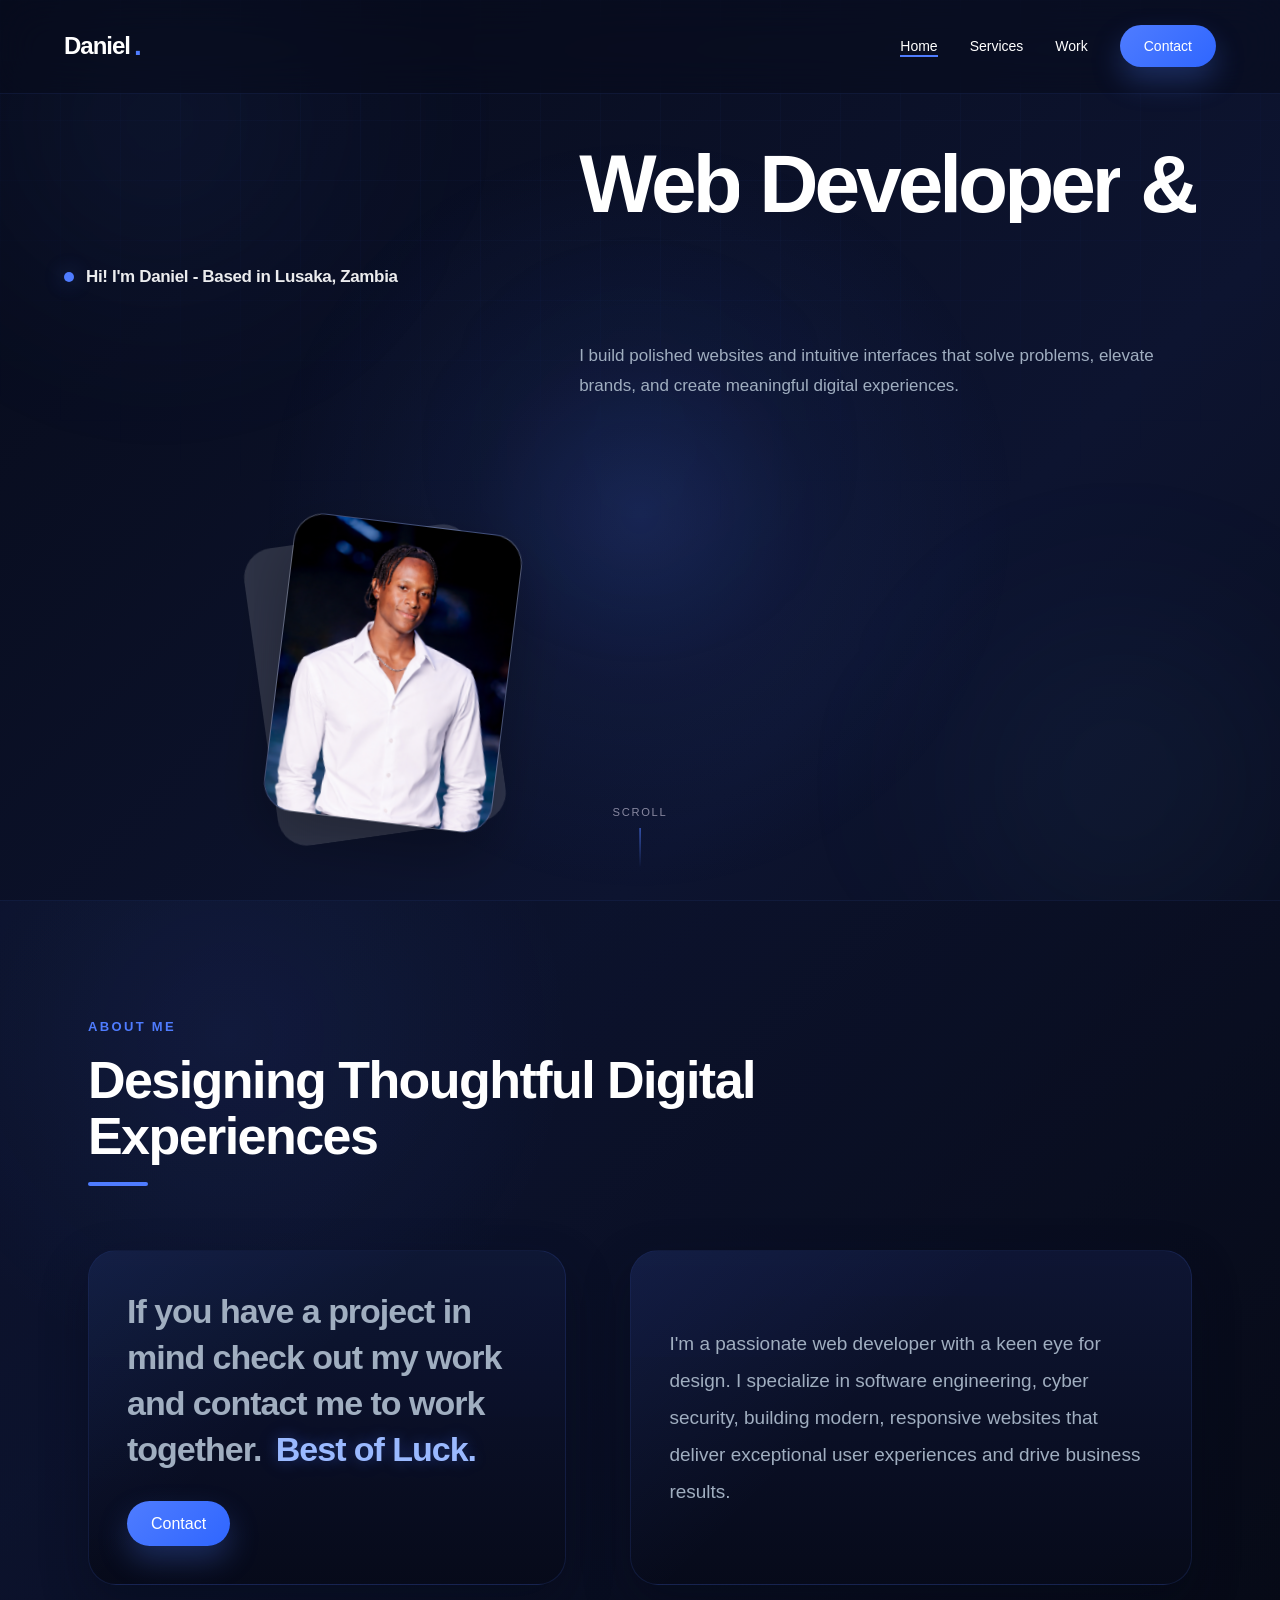
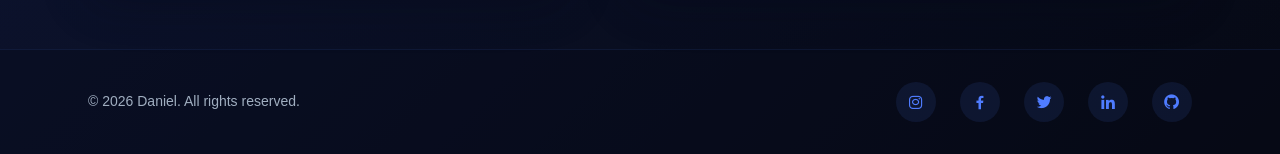
<file: index.html>
<!DOCTYPE html>
<html lang="en">
<head>
  <meta charset="UTF-8" />
  <meta name="viewport" content="width=device-width, initial-scale=1.0"/>
  <title>Daniel | Home</title>

  <!-- Your existing main stylesheet -->
  <link rel="stylesheet" href="style.css" />
  
  <!-- Boxicons & extra fonts for animations -->
  <link href="https://unpkg.com/boxicons@2.1.4/css/boxicons.min.css" rel="stylesheet"/>
  <link href="https://fonts.googleapis.com/css2?family=Syne:wght@400;500;600;700;800&display=swap" rel="stylesheet"/>

  <style>
    /* ---------- ADD-ON STYLES (does not break your existing design) ---------- */
    
    /* Ambient Background Glows */
    .bg-glow {
      position: fixed;
      inset: 0;
      z-index: 0;
      pointer-events: none;
      overflow: hidden;
    }

    .bg-glow-orb {
      position: absolute;
      border-radius: 50%;
      filter: blur(80px);
      will-change: transform, opacity;
    }

    .bg-glow-orb.orb-1 {
      width: 520px;
      height: 520px;
      top: -140px;
      left: -100px;
      background: radial-gradient(circle, rgba(79,124,255,0.09) 0%, transparent 70%);
      animation: orbFloat1 9s ease-in-out infinite;
    }

    .bg-glow-orb.orb-2 {
      width: 480px;
      height: 480px;
      bottom: -120px;
      right: -80px;
      background: radial-gradient(circle, rgba(100,180,255,0.07) 0%, transparent 70%);
      animation: orbFloat2 11s ease-in-out infinite;
    }

    .bg-glow-orb.orb-3 {
      width: 340px;
      height: 340px;
      top: 50%;
      left: 50%;
      transform: translate(-50%, -50%);
      background: radial-gradient(circle, rgba(79,124,255,0.04) 0%, transparent 70%);
      animation: orbFloat3 14s ease-in-out infinite;
    }

    @keyframes orbFloat1 {
      0%, 100% { transform: translate(0,0) scale(1); opacity: 1; }
      50% { transform: translate(30px,20px) scale(1.06); opacity: 0.75; }
    }
    @keyframes orbFloat2 {
      0%, 100% { transform: translate(0,0) scale(1); opacity: 1; }
      50% { transform: translate(-24px,-18px) scale(1.08); opacity: 0.7; }
    }
    @keyframes orbFloat3 {
      0%, 100% { transform: translate(-50%,-50%) scale(1); opacity: 0.6; }
      50% { transform: translate(-50%,-50%) scale(1.12); opacity: 0.9; }
    }

    /* Grid Overlay */
    .bg-grid {
      position: fixed;
      inset: 0;
      z-index: 0;
      pointer-events: none;
      background-image: linear-gradient(rgba(79,124,255,0.03) 1px, transparent 1px),
                        linear-gradient(90deg, rgba(79,124,255,0.03) 1px, transparent 1px);
      background-size: 60px 60px;
      mask-image: radial-gradient(ellipse 80% 60% at 50% 0%, black 40%, transparent 100%);
    }

    /* Page Wipe Reveal */
    .page-wipe {
      position: fixed;
      inset: 0;
      z-index: 1000;
      background: #4f7cff;
      transform-origin: left center;
      animation: wipeOut 0.9s cubic-bezier(0.76,0,0.24,1) 0.05s forwards;
    }

    @keyframes wipeOut {
      0%   { transform: scaleX(1); transform-origin: left center; }
      49%  { transform: scaleX(0); transform-origin: left center; }
      50%  { transform: scaleX(0); transform-origin: right center; }
      100% { transform: scaleX(0); transform-origin: right center; visibility: hidden; }
    }

    /* Scroll Hint */
    .scroll-hint {
      position: fixed;
      bottom: 2rem;
      left: 50%;
      transform: translateX(-50%);
      z-index: 10;
      display: flex;
      flex-direction: column;
      align-items: center;
      gap: 0.4rem;
      opacity: 0;
      animation: fadeInScroll 0.5s ease 2.2s forwards;
    }

    .scroll-hint span {
      font-size: 0.7rem;
      letter-spacing: 0.15em;
      text-transform: uppercase;
      color: #8888a0;
    }

    .scroll-line {
      width: 1px;
      height: 40px;
      background: linear-gradient(180deg, #4f7cff 0%, transparent 100%);
      animation: scrollDrop 1.5s ease-in-out infinite 2.5s;
    }

    @keyframes scrollDrop {
      0%   { transform: scaleY(0); transform-origin: top; opacity: 1; }
      50%  { transform: scaleY(1); transform-origin: top; opacity: 1; }
      51%  { transform: scaleY(1); transform-origin: bottom; opacity: 1; }
      100% { transform: scaleY(0); transform-origin: bottom; opacity: 0; }
    }

    @keyframes fadeInScroll {
      to { opacity: 1; }
    }

    /* Hero title animations (word-by-word + typewriter) */
    .hero-title-main {
      display: block;
      overflow: hidden;
    }

    .word-wrap {
      display: inline-block;
      overflow: hidden;
      vertical-align: bottom;
      margin-right: 0.25em;
    }

    .word {
      display: inline-block;
      opacity: 0;
      transform: translateY(110%);
      animation: wordUp 0.75s cubic-bezier(0.22,1,0.36,1) forwards;
    }

    @keyframes wordUp {
      to { opacity: 1; transform: translateY(0); }
    }

    .hero-title-accent {
      display: block;
      color: #4f7cff;
      min-height: 1.1em;
    }

    #typewriter-text {
      display: inline;
    }

    .type-char {
      display: inline-block;
      opacity: 0;
      transform: translateY(14px);
      transition: opacity 0.18s ease, transform 0.22s cubic-bezier(0.22,1,0.36,1);
    }

    .type-char.visible {
      opacity: 1;
      transform: translateY(0);
    }

    .type-cursor {
      display: inline-block;
      width: 3px;
      height: 0.85em;
      background: #4f7cff;
      margin-left: 4px;
      vertical-align: middle;
      border-radius: 2px;
      opacity: 0;
      animation: cursorBlink 0.75s step-end infinite;
      box-shadow: 0 0 8px #4f7cff;
    }

    .type-cursor.active { opacity: 1; }
    .type-cursor.done   { animation: cursorFade 0.6s ease 1.2s forwards; }

    @keyframes cursorBlink {
      0%, 100% { opacity: 1; }
      50%       { opacity: 0; }
    }
    @keyframes cursorFade {
      to { opacity: 0; }
    }

    /* Card tilt effect (preserve your card structure) */
    .hero-card {
      position: relative;
      transition: transform 0.2s;
    }

    .hero-card-front {
      transition: transform 0.3s cubic-bezier(0.22,1,0.36,1), box-shadow 0.3s;
      will-change: transform;
    }

    /* Responsive: hide scroll hint on mobile */
    @media (max-width: 900px) {
      .scroll-hint {
        display: none;
      }
    }
  </style>
</head>
<body>

  <!-- Page wipe overlay -->
  <div class="page-wipe"></div>

  <!-- Custom cursor elements -->
  <div class="cursor-dot" aria-hidden="true"></div>
  <div class="cursor-outline" aria-hidden="true"></div>
  <div class="cursor-glow" aria-hidden="true"></div>

  <!-- Ambient background elements -->
  <div class="bg-grid"></div>
  <div class="bg-glow" aria-hidden="true">
    <div class="bg-glow-orb orb-1"></div>
    <div class="bg-glow-orb orb-2"></div>
    <div class="bg-glow-orb orb-3"></div>
  </div>

  <!-- Scroll hint -->
  <div class="scroll-hint">
    <span>Scroll</span>
    <div class="scroll-line"></div>
  </div>

  <!-- Your existing header -->
  <header class="header">
    <a href="index.html" class="logo">Daniel<span>.</span></a>
    <nav class="navbar">
      <a href="#home" class="nav-link active">Home</a>
      <a href="Services.html" class="nav-link">Services</a>
      <a href="work.html" class="nav-link">Work</a>
      <a href="contact.html" class="nav-link nav-cta">Contact</a>
    </nav>
    <div class="menu-icon"><i class='bx bx-menu'></i></div>
  </header>

  <!-- Hero section (corner lines and badge removed) -->
  <section class="home" id="home">
    <div class="hero-wrapper">

      <!-- Hero intro (unchanged) -->
      <div class="hero-intro">
        <span class="hero-dot"></span>
        <p>Hi! I'm Daniel - Based in Lusaka, Zambia</p>
      </div>

      <!-- Home content with animated title -->
      <div class="home-content">
        <h1 class="hero-title">
          <span class="hero-title-main" id="animated-line1"></span>
          <span class="hero-title-accent">
            <span id="typewriter-text"></span><span class="type-cursor" id="type-cursor"></span>
          </span>
        </h1>

        <p class="hero-description">
          I build polished websites and intuitive interfaces that solve problems,
          elevate brands, and create meaningful digital experiences.
        </p>
      </div>

      <!-- Visual card (no badge, no corner lines) -->
      <div class="home-visual" aria-hidden="true">
        <div class="hero-card">
          <div class="hero-card-back"></div>
          <div class="hero-card-front">
            <img src="assets/daniel.png" alt="Daniel" class="hero-card-image" />
          </div>
        </div>
        <!-- "Explore" badge removed as requested -->
      </div>
    </div>
  </section>

  <section class="about" id="about">
    <div class="container">
      <div class="about-head">
        <span class="about-kicker">ABOUT ME</span>
        <h2 class="section-title">Designing Thoughtful Digital Experiences</h2>
      </div>

      <div class="about-wrapper">
        <div class="about-panel about-panel-highlight">
          <div class="about-highlight-content">
            <p class="about-message">
              If you have a project in mind check out my work and contact me to work
              together. <span class="about-emphasis">Best of Luck.</span>
            </p>
            <a href="contact.html" class="about-contact-btn nav-cta">Contact</a>
          </div>
        </div>

        <div class="about-panel about-content">
          <p class="about-intro">
            I'm a passionate web developer with a keen eye for design. I specialize
            in software engineering, cyber security, building modern, responsive
            websites that deliver exceptional user experiences and drive business
            results.
          </p>
        </div>
      </div>
    </div>
  </section>

  <!-- Your existing footer -->
  <footer class="footer">
    <div class="container">
      <p>&copy; 2026 Daniel. All rights reserved.</p>
      <div class="footer-socials">
        <a href="https://instagram.com/yourusername" target="_blank" rel="noopener noreferrer"><i class='bx bxl-instagram'></i></a>
        <a href="https://www.facebook.com/Dhaet Daniel" target="_blank" rel="noopener noreferrer"><i class='bx bxl-facebook'></i></a>
        <a href="https://twitter.com/@dhae15264" target="_blank" rel="noopener noreferrer"><i class='bx bxl-twitter'></i></a>
        <a href="#"><i class='bx bxl-linkedin'></i></a>
        <a href="https://github.com/Dhaet-Daniel" target="_blank" rel="noopener noreferrer"><i class='bx bxl-github'></i></a>
      </div>
    </div>
  </footer>

  <!-- Your existing script.js (kept) -->
  <script src="script.js"></script>

  <!-- Additional animations & features -->
  <script>
    (function() {
      // ----- 1. Word-by-word for "Web Developer &" -----
      const line1Words = ['Web', 'Developer', '&'];
      const container = document.getElementById('animated-line1');
      if (container) {
        line1Words.forEach((word, idx) => {
          const wrap = document.createElement('span');
          wrap.className = 'word-wrap';
          const inner = document.createElement('span');
          inner.className = 'word';
          inner.textContent = word;
          inner.style.animationDelay = (0.75 + idx * 0.13) + 's';
          wrap.appendChild(inner);
          container.appendChild(wrap);
        });
      }

      // ----- 2. Looping typewriter for accent role -----
      const typePhrases = ['UI Designer'];
      const typeEl = document.getElementById('typewriter-text');
      const typeCursor = document.getElementById('type-cursor');

      const wait = (ms) => new Promise((resolve) => setTimeout(resolve, ms));

      const createTypeChar = (character) => {
        const span = document.createElement('span');
        span.className = 'type-char';
        span.textContent = character === ' ' ? '\u00A0' : character;
        return span;
      };

      const typePhrase = async (phrase, speed) => {
        for (const character of phrase) {
          const charNode = createTypeChar(character);
          typeEl.appendChild(charNode);
          await wait(16);
          charNode.classList.add('visible');
          await wait(speed);
        }
      };

      const deletePhrase = async (speed) => {
        const chars = Array.from(typeEl.querySelectorAll('.type-char'));

        for (let i = chars.length - 1; i >= 0; i -= 1) {
          chars[i].classList.remove('visible');
          await wait(speed);
          chars[i].remove();
        }
      };

      if (typeEl && typeCursor) {
        setTimeout(() => {
          typeCursor.classList.remove('done');

          const runTypewriterLoop = async () => {
            let phraseIndex = 0;

            while (true) {
              typeCursor.classList.add('active');
              await typePhrase(typePhrases[phraseIndex], 72);
              await wait(2000);
              await deletePhrase(40);
              await wait(180);
              phraseIndex = (phraseIndex + 1) % typePhrases.length;
            }
          };

          runTypewriterLoop();
        }, 1420);
      }

      // ----- 3. Card tilt effect -----
      const card = document.querySelector('.hero-card');
      const cardFront = document.querySelector('.hero-card-front');
      if (card && cardFront) {
        card.addEventListener('mousemove', (e) => {
          const rect = card.getBoundingClientRect();
          const cx = rect.left + rect.width / 2;
          const cy = rect.top + rect.height / 2;
          const dx = (e.clientX - cx) / (rect.width / 2);
          const dy = (e.clientY - cy) / (rect.height / 2);
          cardFront.style.transform = `perspective(600px) rotateY(${dx * 8}deg) rotateX(${-dy * 8}deg) translateY(-6px)`;
        });
        card.addEventListener('mouseleave', () => {
          cardFront.style.transform = '';
        });
      }

      // ----- 4. Scroll hint fade on scroll -----
      const scrollHint = document.querySelector('.scroll-hint');
      if (scrollHint) {
        window.addEventListener('scroll', () => {
          if (window.scrollY > 60) {
            scrollHint.style.opacity = '0';
            scrollHint.style.transition = 'opacity 0.4s';
          }
        }, { passive: true });
      }

    })();
  </script>

</body>
</html>
</file>
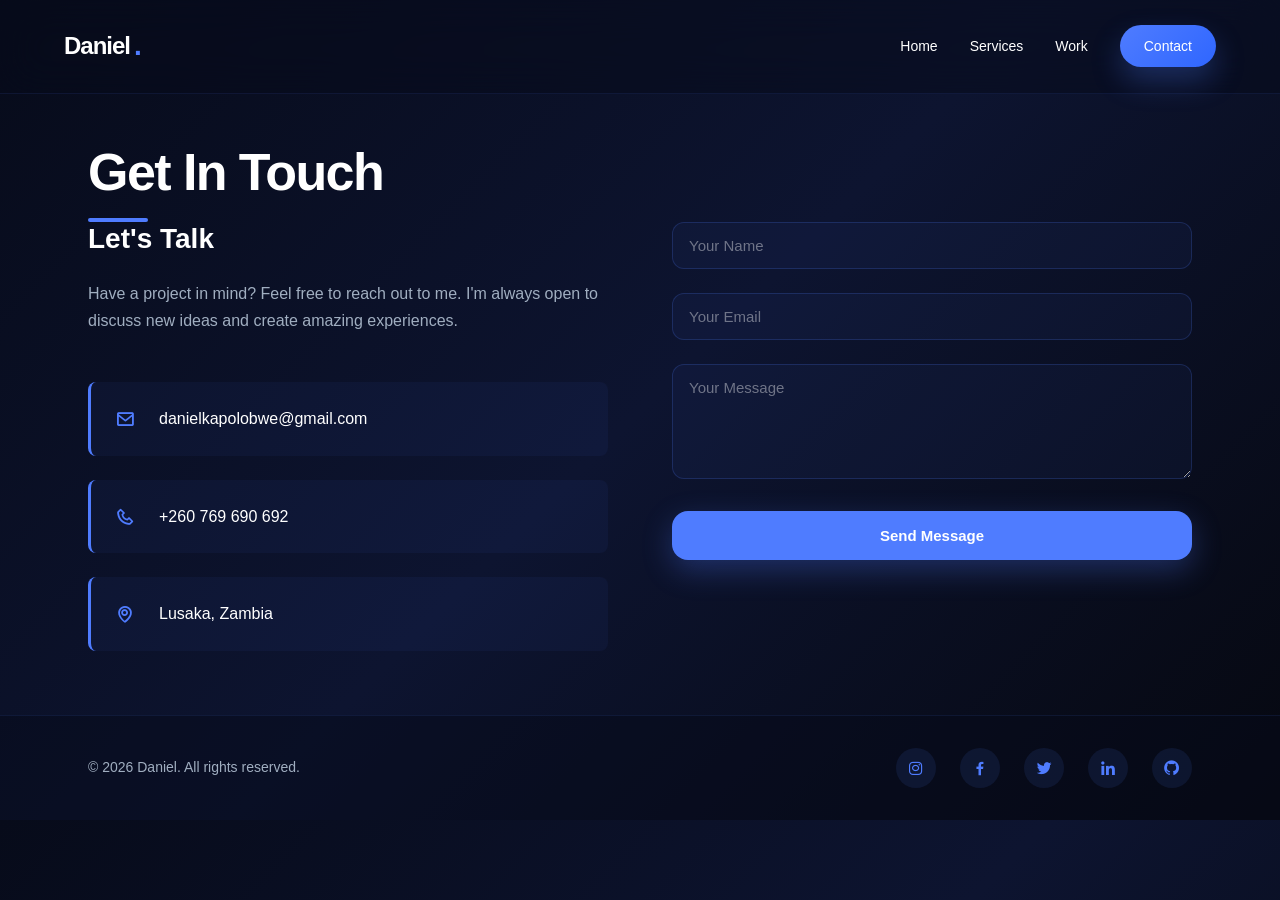
<file: contact.html>
<!DOCTYPE html>
<html lang="en">
<head>
  <meta charset="UTF-8" />
  <meta name="viewport" content="width=device-width, initial-scale=1.0"/>
  <title>Daniel | Contact</title>
  <link rel="stylesheet" href="style.css"/>
  <link href="https://unpkg.com/boxicons@2.1.4/css/boxicons.min.css" rel="stylesheet"/>
</head>
<body>

<header class="header">
  <a href="index.html" class="logo">Daniel<span>.</span></a>
  <nav class="navbar">
    <a href="index.html" class="nav-link">Home</a>
    <a href="Services.html" class="nav-link">Services</a>
    <a href="work.html" class="nav-link">Work</a>
    <a href="contact.html" class="nav-link nav-cta active">Contact</a>
  </nav>
  <div class="menu-icon"><i class='bx bx-menu'></i></div>
</header>

<!-- CONTACT SECTION -->
<section class="contact" id="contact">
  <div class="container">
    <h2 class="section-title">Get In Touch</h2>
    <div class="contact-wrapper">
      <div class="contact-info">
        <h3>Let's Talk</h3>
        <p>Have a project in mind? Feel free to reach out to me. I'm always open to discuss new ideas and create amazing experiences.</p>
        <div class="contact-links">
          <a href="mailto:danielkapolobwe@gmail.com" class="contact-link">
            <i class='bx bx-envelope'></i><span>danielkapolobwe@gmail.com</span>
          </a>
          <a href="tel:+260769690692" class="contact-link">
            <i class='bx bx-phone'></i><span>+260 769 690 692</span>
          </a>
          <a href="#" class="contact-link">
            <i class='bx bx-map'></i><span>Lusaka, Zambia</span>
          </a>
        </div>
      </div>
      <form class="contact-form">
        <div class="form-group"><input type="text" placeholder="Your Name" required/></div>
        <div class="form-group"><input type="email" placeholder="Your Email" required/></div>
        <div class="form-group"><textarea rows="5" placeholder="Your Message" required></textarea></div>
        <button type="submit" class="btn btn-primary">Send Message</button>
      </form>
    </div>
  </div>
</section>

<footer class="footer">
  <div class="container">
    <p>&copy; 2026 Daniel. All rights reserved.</p>
    <div class="footer-socials">
    <a href="https://instagram.com/yourusername" target="_blank" rel="noopener noreferrer"><i class='bx bxl-instagram'></i></a>
        <a href="https://www.facebook.com/Dhaet Daniel" target="_blank" rel="noopener noreferrer"><i class='bx bxl-facebook'></i></a>
        <a href="https://twitter.com/@dhae15264" target="_blank" rel="noopener noreferrer"><i class='bx bxl-twitter'></i></a>
        <a href="#"><i class='bx bxl-linkedin'></i></a>
        <a href="https://github.com/Dhaet-Daniel" target="_blank" rel="noopener noreferrer"><i class='bx bxl-github'></i></a>
    </div>
  </div>
</footer>

<script src="script.js"></script>
</body>
</html>
</file>
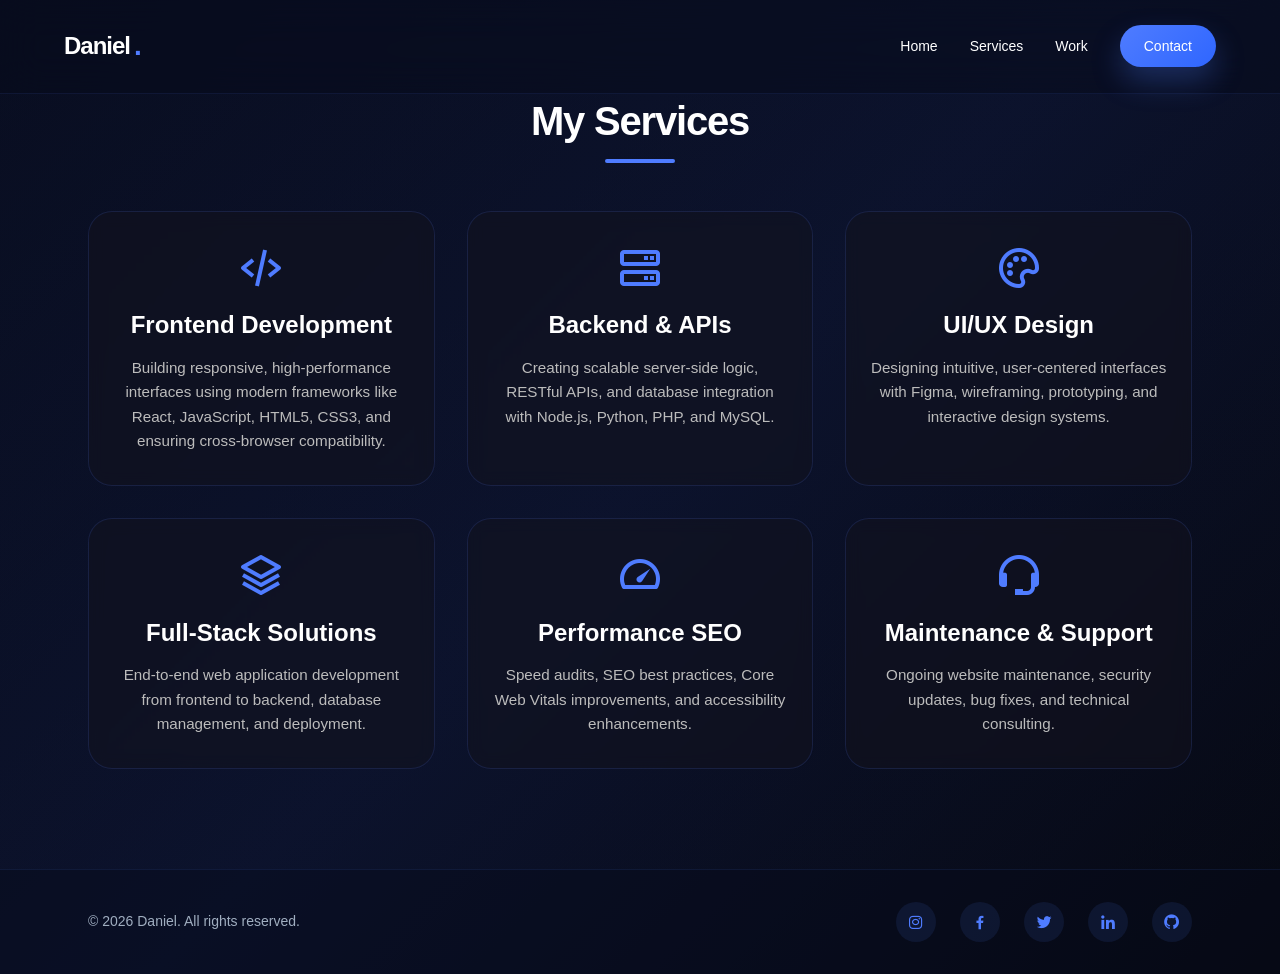
<file: Services.html>
<!DOCTYPE html>
<html lang="en">
<head>
  <meta charset="UTF-8" />
  <meta name="viewport" content="width=device-width, initial-scale=1.0"/>
  <title>Daniel | Services</title>
  <link rel="stylesheet" href="style.css"/>
  <link href="https://unpkg.com/boxicons@2.1.4/css/boxicons.min.css" rel="stylesheet"/>
  <style>
    /* ----- Additional styles for Skills → Services Card Layout ----- */
    /* This works alongside your existing style.css without conflicts */

    .services {
      padding: 100px 5%;
      background: linear-gradient(135deg, rgba(13, 20, 48, 0.3) 0%, rgba(7, 11, 26, 0.3) 100%);
    }

    .section-title {
      text-align: center;
      font-size: 2.5rem;
      margin-bottom: 3rem;
      color: #fff;
      position: relative;
    }

    .section-title::after {
      content: '';
      display: block;
      width: 70px;
      height: 4px;
      background: #4f7cff;
      margin: 1rem auto 0;
      border-radius: 4px;
    }

    .services-grid {
      display: grid;
      grid-template-columns: repeat(auto-fit, minmax(300px, 1fr));
      gap: 2rem;
      max-width: 1200px;
      margin: 0 auto;
    }

    .service-card {
      background: rgba(19, 19, 30, 0.55);
      backdrop-filter: blur(8px);
      border: 1px solid rgba(79, 124, 255, 0.15);
      border-radius: 24px;
      padding: 2rem 1.5rem;
      text-align: center;
      transition: all 0.35s cubic-bezier(0.2, 0.9, 0.4, 1.1);
      cursor: pointer;
    }

    .service-card:hover {
      transform: translateY(-10px);
      border-color: rgba(79, 124, 255, 0.5);
      background: rgba(19, 19, 30, 0.8);
      box-shadow: 0 20px 35px -12px rgba(0, 0, 0, 0.5), 0 0 0 1px rgba(79, 124, 255, 0.2), 0 0 20px rgba(79, 124, 255, 0.15);
    }

    .service-card i {
      font-size: 3rem;
      color: #4f7cff;
      margin-bottom: 1.2rem;
      display: inline-block;
      transition: transform 0.3s ease;
    }

    .service-card:hover i {
      transform: scale(1.05);
    }

    .service-card h3 {
      font-size: 1.5rem;
      font-weight: 600;
      margin-bottom: 1rem;
      color: #fff;
    }

    .service-card p {
      font-size: 0.95rem;
      line-height: 1.6;
      color: #bcbcbc;
      margin: 0;
    }

    /* Extra polish – add a subtle glow on hover */
    .service-card::after {
      content: '';
      position: absolute;
      inset: 0;
      border-radius: 24px;
      background: radial-gradient(circle at 50% 0%, rgba(79, 124, 255, 0.1), transparent 70%);
      opacity: 0;
      transition: opacity 0.4s;
      pointer-events: none;
    }

    .service-card:hover::after {
      opacity: 1;
    }

    /* Responsive adjustments */
    @media (max-width: 768px) {
      .services {
        padding: 70px 5%;
      }
      .service-card {
        padding: 1.5rem;
      }
      .service-card h3 {
        font-size: 1.3rem;
      }
    }

    @media (max-width: 480px) {
      .services-grid {
        gap: 1.2rem;
      }
      .section-title {
        font-size: 2rem;
      }
    }
  </style>
</head>
<body>

<header class="header">
  <a href="index.html" class="logo">Daniel<span>.</span></a>
  <nav class="navbar">
    <a href="index.html" class="nav-link">Home</a>
    <a href="skills.html" class="nav-link active">Services</a>
    <a href="work.html" class="nav-link">Work</a>
    <a href="contact.html" class="nav-link nav-cta">Contact</a>
  </nav>
  <div class="menu-icon"><i class='bx bx-menu'></i></div>
</header>

<!-- SERVICES SECTION (modern card layout, replacing old skill bars) -->
<section class="services" id="services">
  <div class="container">
    <h2 class="section-title">My Services</h2>
    <div class="services-grid">
      
      <!-- Card 1: Frontend Development -->
      <div class="service-card">
        <i class='bx bx-code-alt'></i>
        <h3>Frontend Development</h3>
        <p>
          Building responsive, high‑performance interfaces using modern frameworks like React, JavaScript, HTML5, CSS3, and ensuring cross‑browser compatibility.
        </p>
      </div>

      <!-- Card 2: Backend & APIs -->
      <div class="service-card">
        <i class='bx bx-server'></i>
        <h3>Backend & APIs</h3>
        <p>
          Creating scalable server‑side logic, RESTful APIs, and database integration with Node.js, Python, PHP, and MySQL.
        </p>
      </div>

      <!-- Card 3: UI/UX Design -->
      <div class="service-card">
        <i class='bx bx-palette'></i>
        <h3>UI/UX Design</h3>
        <p>
          Designing intuitive, user‑centered interfaces with Figma, wireframing, prototyping, and interactive design systems.
        </p>
      </div>

      <!-- Card 4: Full‑Stack Development -->
      <div class="service-card">
        <i class='bx bx-layer'></i>
        <h3>Full‑Stack Solutions</h3>
        <p>
          End‑to‑end web application development from frontend to backend, database management, and deployment.
        </p>
      </div>

      <!-- Card 5: Performance Optimization -->
      <div class="service-card">
        <i class='bx bx-tachometer'></i>
        <h3>Performance SEO</h3>
        <p>
          Speed audits, SEO best practices, Core Web Vitals improvements, and accessibility enhancements.
        </p>
      </div>

      <!-- Card 6: Maintenance & Support -->
      <div class="service-card">
        <i class='bx bx-support'></i>
        <h3>Maintenance & Support</h3>
        <p>
          Ongoing website maintenance, security updates, bug fixes, and technical consulting.
        </p>
      </div>

    </div>
  </div>
</section>

<footer class="footer">
  <div class="container">
    <p>&copy; 2026 Daniel. All rights reserved.</p>
    <div class="footer-socials">
       <a href="https://instagram.com/yourusername" target="_blank" rel="noopener noreferrer"><i class='bx bxl-instagram'></i></a>
        <a href="https://www.facebook.com/Dhaet Daniel" target="_blank" rel="noopener noreferrer"><i class='bx bxl-facebook'></i></a>
        <a href="https://twitter.com/@dhae15264" target="_blank" rel="noopener noreferrer"><i class='bx bxl-twitter'></i></a>
        <a href="#"><i class='bx bxl-linkedin'></i></a>
        <a href="https://github.com/Dhaet-Daniel" target="_blank" rel="noopener noreferrer"><i class='bx bxl-github'></i></a>
    </div>
  </div>
</footer>

<script src="script.js"></script>
</body>
</html>
</file>
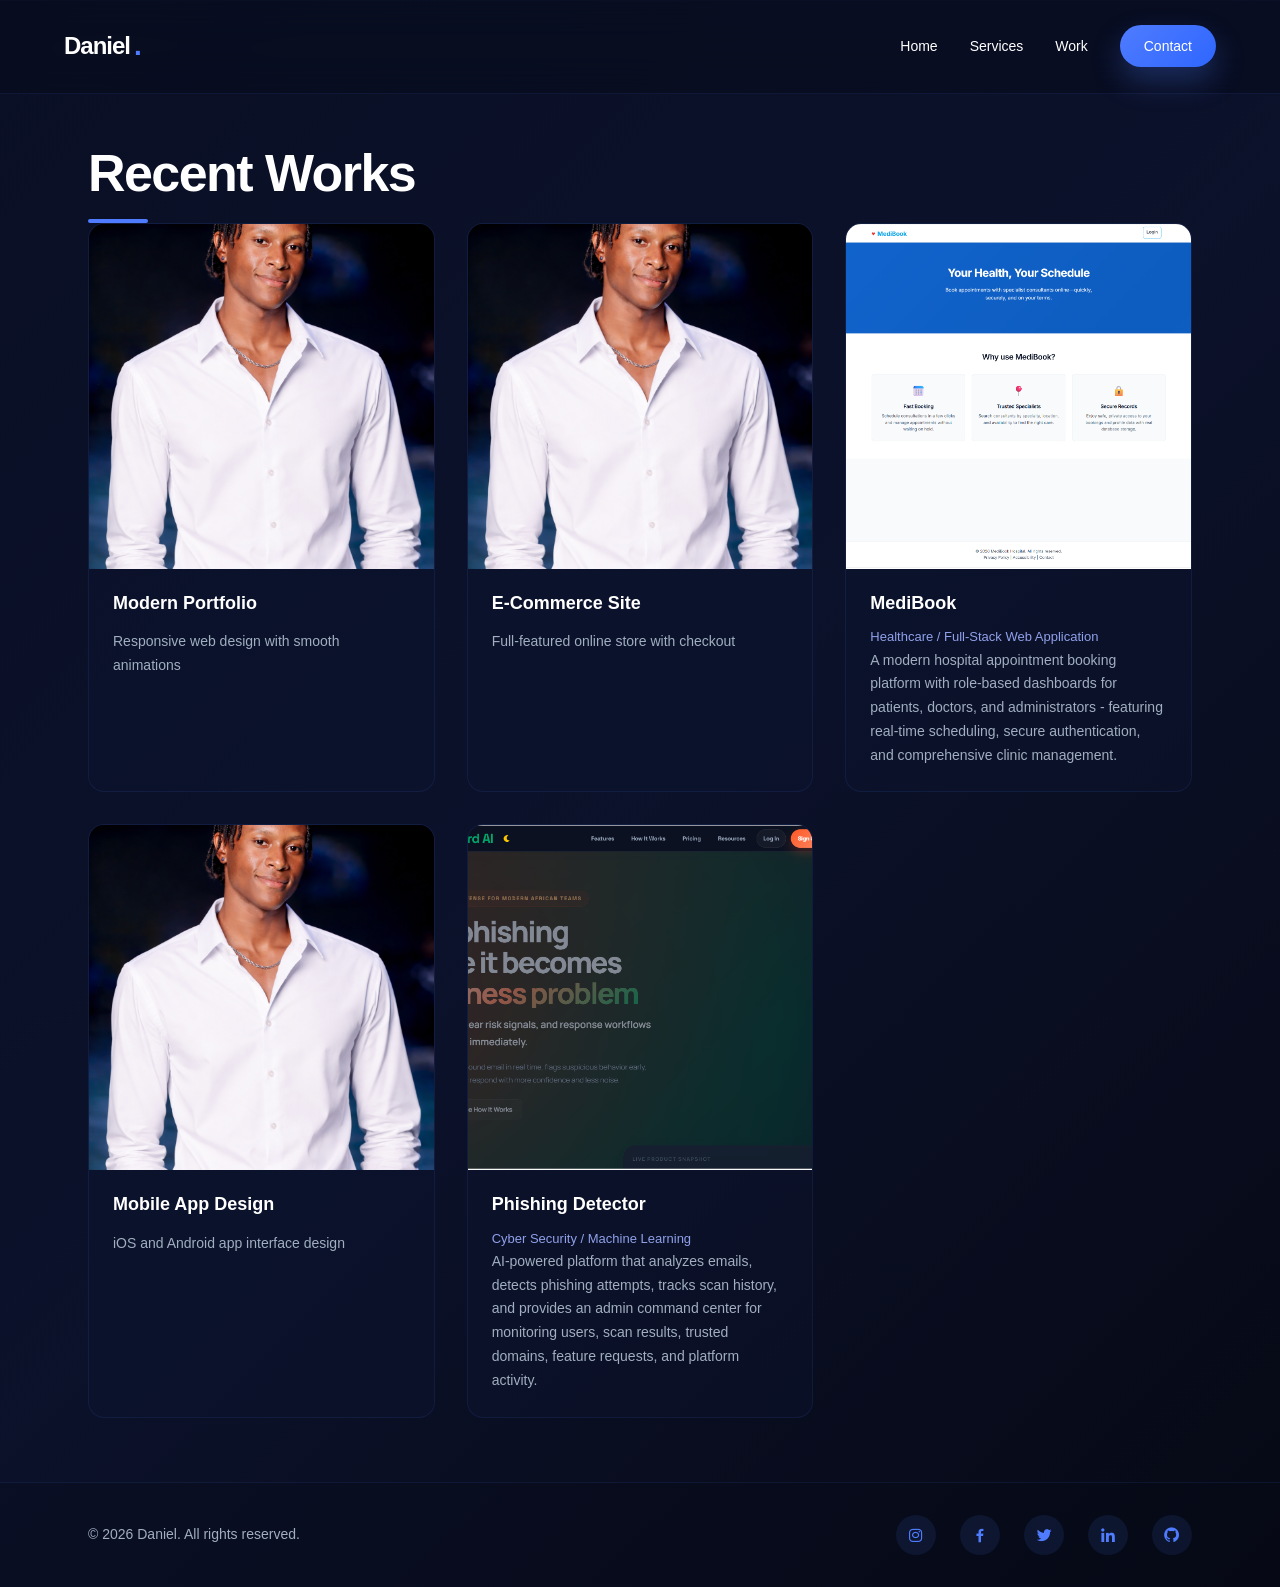
<file: work.html>
<!DOCTYPE html>
<html lang="en">
<head>
  <meta charset="UTF-8" />
  <meta name="viewport" content="width=device-width, initial-scale=1.0"/>
  <title>Daniel | Work</title>
  <link rel="stylesheet" href="style.css"/>
  <link href="https://unpkg.com/boxicons@2.1.4/css/boxicons.min.css" rel="stylesheet"/>
</head>
<body>

<header class="header">
  <a href="index.html" class="logo">Daniel<span>.</span></a>
  <nav class="navbar">
    <a href="index.html" class="nav-link">Home</a>
    <a href="Services.html" class="nav-link">Services</a>
    <a href="work.html" class="nav-link active">Work</a>
    <a href="contact.html" class="nav-link nav-cta">Contact</a>
  </nav>
  <div class="menu-icon"><i class='bx bx-menu'></i></div>
</header>

<!-- WORK SECTION -->
<section class="work" id="work">
  <div class="container">
    <h2 class="section-title">Recent Works</h2>
    <div class="work-grid">
      <!-- Project 1 -->
      <div class="work-card">
        <div class="work-image">
          <img src="assets/daniel.png" alt="Project 1"/>
          <div class="work-overlay"><a href="#" class="view-btn">View Project</a></div>
        </div>
        <h3 class="work-title">Modern Portfolio</h3>
        <p class="work-desc">Responsive web design with smooth animations</p>
      </div>
      <!-- Project 2 -->
      <div class="work-card">
        <div class="work-image">
          <img src="assets/daniel.png" alt="Project 2"/>
          <div class="work-overlay"><a href="#" class="view-btn">View Project</a></div>
        </div>
        <h3 class="work-title">E-Commerce Site</h3>
        <p class="work-desc">Full-featured online store with checkout</p>
      </div>
      <!-- Project 3 -->
      <div class="work-card">
        <div class="work-image">
          <img src="assets/projects/medibook/landing-page.png" alt="MediBook landing page" loading="lazy"/>
          <div class="work-overlay"><a href="#" class="view-btn" data-project="medibook">View Project</a></div>
        </div>
        <h3 class="work-title">MediBook</h3>
        <p class="work-category">Healthcare / Full-Stack Web Application</p>
        <p class="work-desc">A modern hospital appointment booking platform with role-based dashboards for patients, doctors, and administrators - featuring real-time scheduling, secure authentication, and comprehensive clinic management.</p>
      </div>
      <!-- Project 4 -->
      <div class="work-card">
        <div class="work-image">
          <img src="assets/daniel.png" alt="Project 4"/>
          <div class="work-overlay"><a href="#" class="view-btn">View Project</a></div>
        </div>
        <h3 class="work-title">Mobile App Design</h3>
        <p class="work-desc">iOS and Android app interface design</p>
      </div>
      <!-- Phishing Detector -->
      <div class="work-card">
        <div class="work-image">
          <img src="assets/projects/phishing-detector/landing.png" alt="PhishGuard landing page"/>
          <div class="work-overlay"><a href="#" class="view-btn" data-project="phishing-detector">View Project</a></div>
        </div>
        <h3 class="work-title">Phishing Detector</h3>
        <p class="work-category">Cyber Security / Machine Learning</p>
        <p class="work-desc">AI-powered platform that analyzes emails, detects phishing attempts, tracks scan history, and provides an admin command center for monitoring users, scan results, trusted domains, feature requests, and platform activity.</p>
      </div>
    </div>
  </div>
</section>

<footer class="footer">
  <div class="container">
    <p>&copy; 2026 Daniel. All rights reserved.</p>
    <div class="footer-socials">
       <a href="https://instagram.com/yourusername" target="_blank" rel="noopener noreferrer"><i class='bx bxl-instagram'></i></a>
        <a href="https://www.facebook.com/Dhaet Daniel" target="_blank" rel="noopener noreferrer"><i class='bx bxl-facebook'></i></a>
        <a href="https://twitter.com/@dhae15264" target="_blank" rel="noopener noreferrer"><i class='bx bxl-twitter'></i></a>
        <a href="#"><i class='bx bxl-linkedin'></i></a>
        <a href="https://github.com/Dhaet-Daniel" target="_blank" rel="noopener noreferrer"><i class='bx bxl-github'></i></a>
    </div>
  </div>
</footer>

  <!-- Phishing Detector project details modal -->
  <div class="project-modal-overlay" id="phishingModal" aria-hidden="true">
    <div class="project-modal" role="dialog" aria-modal="true" aria-labelledby="phishingModalTitle">
      <button class="modal-close" type="button" aria-label="Close project details">&times;</button>

      <div class="modal-head">
        <div>
          <span class="modal-badge">Featured Project</span>
          <h2 class="section-title" id="phishingModalTitle">Phishing Detector</h2>
        </div>
      </div>

      <div class="modal-gallery">
        <button class="modal-nav modal-prev" type="button" aria-label="Previous screenshot">&#8249;</button>
        <div class="gallery-window">
          <img class="gallery-image" src="assets/projects/phishing-detector/landing.png" alt="PhishGuard landing page" />
        </div>
        <button class="modal-nav modal-next" type="button" aria-label="Next screenshot">&#8250;</button>
      </div>

      <div class="gallery-thumbs">
        <button class="gallery-thumb active" type="button" data-src="assets/projects/phishing-detector/landing.png" data-alt="PhishGuard landing page">
          <img src="assets/projects/phishing-detector/landing.png" alt="Landing page preview" />
        </button>
        <button class="gallery-thumb" type="button" data-src="assets/projects/phishing-detector/thumbnail.png" data-alt="Email Analysis Result Page">
          <img src="assets/projects/phishing-detector/thumbnail.png" alt="Thumbnail preview" />
        </button>
        <button class="gallery-thumb" type="button" data-src="assets/projects/phishing-detector/prediction-history.png" data-alt="Prediction History Page">
          <img src="assets/projects/phishing-detector/prediction-history.png" alt="Thumbnail preview" />
        </button>
        <button class="gallery-thumb" type="button" data-src="assets/projects/phishing-detector/admin-dashboard.png" data-alt="Admin Command Center">
          <img src="assets/projects/phishing-detector/admin-dashboard.png" alt="Thumbnail preview" />
        </button>
      </div>

      <div class="modal-copy">
        <p class="modal-copy-label"><strong>Purpose:</strong> Detect phishing emails and provide real-time analysis, history tracking, and admin oversight.</p>
        <p class="modal-copy-label"><strong>Technologies Used:</strong> Python, Scikit-learn, Flask, React, Tailwind CSS.</p>
        <p class="modal-copy-label"><strong>Key Features:</strong> Email analysis with threat score, prediction history log, admin dashboard (users, scan results, feedback, trusted domains, feature flags, feature requests, user requests).</p>
        <p class="modal-copy-label"><strong>Challenges Solved:</strong> Handling real-time predictions, building an interactive history view, and designing a role-based admin panel.</p>
      </div>
    </div>
  </div>

  <!-- MediBook project details modal -->
  <div class="project-modal-overlay medibook-modal" id="medibookModal" aria-hidden="true">
    <div class="project-modal" role="dialog" aria-modal="true" aria-labelledby="medibookModalTitle" tabindex="-1">
      <button class="modal-close" type="button" aria-label="Close MediBook project details">&times;</button>

      <div class="modal-head">
        <div>
          <span class="modal-badge">Featured Project</span>
          <h2 class="section-title" id="medibookModalTitle">MediBook</h2>
        </div>
      </div>

      <div class="modal-gallery">
        <button class="modal-nav modal-prev" type="button" aria-label="Show previous screenshot">&#8249;</button>
        <div class="gallery-window">
          <img class="gallery-image" src="assets/projects/medibook/landing-page.png" alt="MediBook landing page" />
        </div>
        <button class="modal-nav modal-next" type="button" aria-label="Show next screenshot">&#8250;</button>
      </div>

      <div class="gallery-thumbs" aria-label="MediBook screenshots">
        <button class="gallery-thumb active" type="button" data-src="assets/projects/medibook/landing-page.png" data-alt="MediBook landing page" aria-label="View Landing Page screenshot">
          <img src="assets/projects/medibook/landing-page.png" alt="Landing Page preview" loading="lazy" />
        </button>
        <button class="gallery-thumb" type="button" data-src="assets/projects/medibook/patient-dashboard.png" data-alt="MediBook patient dashboard" aria-label="View Patient Dashboard screenshot">
          <img src="assets/projects/medibook/patient-dashboard.png" alt="Patient Dashboard preview" loading="lazy" />
        </button>
        <button class="gallery-thumb" type="button" data-src="assets/projects/medibook/patient-booking.png" data-alt="MediBook patient booking wizard" aria-label="View Booking Wizard screenshot">
          <img src="assets/projects/medibook/patient-booking.png" alt="Booking Wizard preview" loading="lazy" />
        </button>
        <button class="gallery-thumb" type="button" data-src="assets/projects/medibook/admin-dashboard.png" data-alt="MediBook admin dashboard" aria-label="View Admin Dashboard screenshot">
          <img src="assets/projects/medibook/admin-dashboard.png" alt="Admin Dashboard preview" loading="lazy" />
        </button>
        <button class="gallery-thumb" type="button" data-src="assets/projects/medibook/doctor-dashboard.png" data-alt="MediBook doctor dashboard" aria-label="View Doctor Dashboard screenshot">
          <img src="assets/projects/medibook/doctor-dashboard.png" alt="Doctor Dashboard preview" loading="lazy" />
        </button>
      </div>

      <div class="modal-copy">
        <p class="modal-copy-label"><strong>Purpose:</strong> Streamline healthcare access by connecting patients with trusted specialists through an intuitive booking system, while providing doctors and administrators with powerful management tools.</p>
        <p class="modal-copy-label"><strong>Technologies Used:</strong> Node.js, Express, MongoDB, Mongoose, HTML5, CSS3, JavaScript (ES6), JWT Authentication, REST API.</p>
        <div class="modal-copy-label">
          <strong>Key Features:</strong>
          <ul class="modal-feature-list">
            <li>Patient booking wizard with real-time availability</li>
            <li>Doctor dashboard (schedule, patient management, availability)</li>
            <li>Admin dashboard (user management, analytics, system settings)</li>
            <li>Secure authentication with role-based access control (patient, doctor, admin)</li>
            <li>Responsive design with dark mode</li>
            <li>Multi-language support</li>
            <li>Real-time appointment updates</li>
          </ul>
        </div>
        <p class="modal-copy-label"><strong>Challenges Solved:</strong> Building a scalable role-based architecture, implementing secure JWT authentication, designing a responsive and accessible interface, integrating real-time data synchronization across patient, doctor, and admin views, and building a multi-step booking wizard with validation.</p>
      </div>
    </div>
  </div>

  <script src="script.js"></script>
</body>
</file>
<file: style.css>
/* ============================================
   GLOBAL STYLES & RESET
   ============================================ */

* {
  margin: 0;
  padding: 0;
  box-sizing: border-box;
}

:root {
  --color-primary: #4f7cff;
  --color-dark: #070b1a;
  --color-dark-light: #0d1430;
  --color-text: #ffffff;
  --color-text-muted: #a0aec0;
  --spacing-xs: 8px;
  --spacing-sm: 16px;
  --spacing-md: 24px;
  --spacing-lg: 32px;
  --spacing-xl: 48px;
  --spacing-2xl: 64px;
  --border-radius-sm: 8px;
  --border-radius-md: 12px;
  --border-radius-lg: 16px;
  --border-radius-full: 50%;
  --transition: all 0.3s cubic-bezier(0.4, 0, 0.2, 1);
  --transition-slow: all 0.6s cubic-bezier(0.4, 0, 0.2, 1);
}

html {
  scroll-behavior: smooth;
}

body {
  font-family: "Poppins", -apple-system, BlinkMacSystemFont, "Segoe UI", sans-serif;
  background: linear-gradient(135deg, #070b1a 0%, #0d1430 50%, #060810 100%);
  color: var(--color-text);
  overflow-x: hidden;
  line-height: 1.6;
}

/* Typography */
h1, h2, h3 {
  font-weight: 700;
  line-height: 1.2;
}

h1 {
  font-size: clamp(48px, 8vw, 80px);
}

h2 {
  font-size: clamp(32px, 5vw, 48px);
}

h3 {
  font-size: clamp(20px, 3vw, 28px);
}

p {
  color: var(--color-text-muted);
  font-size: 16px;
  line-height: 1.7;
}

a {
  text-decoration: none;
  color: inherit;
  transition: var(--transition);
}

/* Container */
.container {
  max-width: 1200px;
  margin: 0 auto;
  padding: 0 var(--spacing-md);
}


/* ============================================
   HEADER & NAVIGATION
   ============================================ */

.header {
  position: fixed;
  top: 0;
  left: 0;
  width: 100%;
  padding: var(--spacing-md) 5%;
  display: flex;
  justify-content: space-between;
  align-items: center;
  backdrop-filter: blur(20px);
  background: rgba(7, 11, 26, 0.5);
  border-bottom: 1px solid rgba(79, 124, 255, 0.1);
  z-index: 1000;
  transition: var(--transition);
}

.header:hover {
  background: rgba(7, 11, 26, 0.7);
  border-bottom: 1px solid rgba(79, 124, 255, 0.2);
}

.logo {
  font-size: 24px;
  font-weight: 700;
  letter-spacing: -1px;
  display: flex;
  align-items: center;
}

.logo span {
  color: var(--color-primary);
  font-size: 28px;
  margin-left: 4px;
}

.navbar {
  display: flex;
  gap: var(--spacing-lg);
  align-items: center;
}

.nav-link {
  font-size: 14px;
  font-weight: 500;
  color: var(--color-text);
  position: relative;
  display: inline-flex;
  align-items: center;
  justify-content: center;
  line-height: 1;
  transition: var(--transition);
}

.nav-link::after {
  content: "";
  position: absolute;
  bottom: -4px;
  left: 0;
  width: 0;
  height: 2px;
  background: var(--color-primary);
  transition: var(--transition);
}

.nav-link:hover::after,
.nav-link.active::after {
  width: 100%;
}

.nav-link:hover {
  color: var(--color-primary);
}

.nav-cta,
.about-contact-btn {
  padding: 10px 24px;
  border-radius: 999px;
  background: linear-gradient(135deg, #4f7cff, #2f66ff);
  color: #ffffff;
  min-height: 42px;
  box-shadow: 0 14px 30px rgba(79, 124, 255, 0.28);
}

.nav-cta::after,
.about-contact-btn::after {
  display: none;
}

.nav-cta:hover,
.about-contact-btn:hover {
  color: #ffffff;
  transform: translateY(-2px);
  box-shadow: 0 18px 36px rgba(79, 124, 255, 0.36);
}

.menu-icon {
  display: none;
  font-size: 24px;
  cursor: pointer;
  color: var(--color-text);
}


/* ============================================
   HERO SECTION
   ============================================ */

.home {
  min-height: 100vh;
  display: flex;
  align-items: center;
  justify-content: center;
  padding: 140px 5% 72px;
  margin-top: 0;
  position: relative;
  overflow: hidden;
}

.home::before {
  content: "";
  position: absolute;
  inset: 16% auto auto 50%;
  width: min(58vw, 760px);
  height: min(58vw, 760px);
  transform: translateX(-50%);
  background: radial-gradient(circle, rgba(79, 124, 255, 0.18) 0%, rgba(79, 124, 255, 0.06) 32%, transparent 72%);
  pointer-events: none;
}

.hero-wrapper {
  position: relative;
  width: min(100%, 1040px);
  display: grid;
  grid-template-columns: minmax(0, 1fr) auto;
  align-items: center;
  justify-items: stretch;
  width: 100%;
  gap: clamp(8px, 1.5vw, 16px);
  animation: fadeInUp 0.8s ease-out;
  text-align: left;
}

.home-content {
  width: min(100%, 680px);
  justify-self: start;
  z-index: 10;
}

.hero-intro {
  display: inline-flex;
  align-items: center;
  gap: 12px;
  z-index: 10;
  color: rgba(255, 255, 255, 0.92);
  font-size: 17px;
  font-weight: 600;
  letter-spacing: -0.02em;
}

.hero-intro p {
  color: inherit;
  font-size: inherit;
}

.hero-dot {
  width: 10px;
  height: 10px;
  border-radius: 50%;
  background: var(--color-primary);
  box-shadow: 0 0 20px rgba(79, 124, 255, 0.45);
}

.hero-title {
  margin-bottom: 20px;
  font-weight: 800;
  letter-spacing: -0.05em;
  line-height: 0.95;
}

.hero-title-main,
.hero-title-accent {
  display: block;
  font-size: clamp(42px, 7.2vw, 82px);
}

.hero-title-main {
  color: var(--color-text);
}

.hero-title-accent {
  color: var(--color-primary);
  margin-top: 8px;
}

.hero-description {
  font-size: 17px;
  line-height: 1.75;
  max-width: 620px;
  margin: 0 0 8px;
  color: var(--color-text-muted);
}

.hero-actions {
  display: grid;
  justify-items: center;
  gap: 28px;
  margin-top: 36px;
}

.home .buttons {
  display: flex;
  gap: var(--spacing-md);
  flex-wrap: wrap;
  justify-content: center;
}

.btn {
  padding: 14px 32px;
  border-radius: var(--border-radius-lg);
  font-weight: 600;
  font-size: 15px;
  cursor: pointer;
  display: inline-flex;
  align-items: center;
  justify-content: center;
  transition: var(--transition);
  border: 2px solid transparent;
  white-space: nowrap;
}

.btn-primary {
  background: var(--color-primary);
  color: #ffffff;
  box-shadow: 0 10px 30px rgba(79, 124, 255, 0.3);
}

.btn-primary:hover {
  transform: translateY(-3px);
  box-shadow: 0 15px 40px rgba(79, 124, 255, 0.5);
  background: linear-gradient(135deg, #4f7cff, #6b8fff);
}

.btn-outline {
  border: 2px solid var(--color-primary);
  color: var(--color-primary);
  background: transparent;
  position: relative;
  overflow: hidden;
}

.btn-outline::before {
  content: "";
  position: absolute;
  top: 0;
  left: -100%;
  width: 100%;
  height: 100%;
  background: var(--color-primary);
  transition: var(--transition);
  z-index: -1;
}

.btn-outline:hover {
  color: #ffffff;
  left: 0;
}

.btn-outline:hover::before {
  left: 0;
}

/* Socials */
.home .socials {
  display: flex;
  gap: 14px;
  margin-top: 0;
}

.home .social-icon {
  width: 46px;
  height: 46px;
  display: flex;
  align-items: center;
  justify-content: center;
  background: rgba(255, 255, 255, 0.03);
  border: 1px solid rgba(255, 255, 255, 0.1);
  border-radius: var(--border-radius-full);
  font-size: 18px;
  color: rgba(255, 255, 255, 0.9);
  transition: var(--transition);
}

.home .social-icon:hover {
  background: var(--color-primary);
  color: #ffffff;
  border-color: var(--color-primary);
  transform: translateY(-4px);
  box-shadow: 0 12px 24px rgba(79, 124, 255, 0.28);
}

/* Hero Visual */
.home-visual {
  position: relative;
  width: min(100%, 340px);
  height: 380px;
  display: flex;
  justify-content: center;
  align-items: flex-end;
  justify-self: end;
  margin: 18px 0 0;
  z-index: 10;
}

.hero-card {
  position: relative;
  width: 230px;
  height: 300px;
  margin: 0 auto;
}

.hero-card-back,
.hero-card-front {
  position: relative;
  width: 100%;
  height: 100%;
  border-radius: 30px;
}

.hero-card-back {
  position: absolute;
  inset: 12px auto auto -18px;
  background: rgba(255, 255, 255, 0.14);
  transform: rotate(-8deg);
  backdrop-filter: blur(6px);
}

.hero-card-front {
  overflow: hidden;
  background: linear-gradient(180deg, rgba(255, 255, 255, 0.14), rgba(79, 124, 255, 0.22));
  border: 1px solid rgba(255, 255, 255, 0.16);
  box-shadow: 0 24px 60px rgba(0, 0, 0, 0.28);
  transform: rotate(7deg);
}

.hero-card-front::after {
  content: "";
  position: absolute;
  inset: auto 0 0;
  height: 42%;
  background: linear-gradient(180deg, transparent, rgba(79, 124, 255, 0.18));
}

.hero-card-image {
  display: block;
  width: 100%;
  height: 100%;
  object-fit: cover;
  object-position: center 12%;
  position: relative;
  z-index: 10;
}

.hero-badge {
  position: absolute;
  right: 24px;
  bottom: 12px;
  width: 84px;
  height: 84px;
  border-radius: 50%;
  display: flex;
  align-items: center;
  justify-content: center;
  background: rgba(255, 255, 255, 0.92);
  color: #070b1a;
  font-size: 13px;
  font-weight: 700;
  text-transform: uppercase;
  letter-spacing: 0.12em;
  box-shadow: 0 16px 40px rgba(0, 0, 0, 0.25);
}


/* ============================================
   ABOUT SECTION
   ============================================ */

.about {
  padding: calc(var(--spacing-2xl) + 48px) 5% var(--spacing-2xl);
  background:
    radial-gradient(circle at 18% 18%, rgba(79, 124, 255, 0.08) 0%, transparent 28%),
    linear-gradient(135deg, rgba(13, 20, 48, 0.5) 0%, rgba(7, 11, 26, 0.5) 100%);
  border-top: 1px solid rgba(79, 124, 255, 0.1);
}

.about-head {
  max-width: 760px;
  margin-bottom: var(--spacing-2xl);
  animation: fadeInUp 0.6s ease-out;
}

.about-kicker {
  display: inline-block;
  margin-bottom: 14px;
  color: var(--color-primary);
  font-size: 13px;
  font-weight: 700;
  letter-spacing: 0.18em;
  text-transform: uppercase;
}

.section-title {
  text-align: left;
  margin-bottom: 0;
  position: relative;
  font-size: clamp(34px, 5vw, 52px);
  line-height: 1.08;
  letter-spacing: -0.03em;
}

.section-title::after {
  content: "";
  display: block;
  width: 60px;
  height: 4px;
  background: var(--color-primary);
  margin: 18px 0 0;
  border-radius: 2px;
}

.about-wrapper {
  display: grid;
  grid-template-columns: minmax(280px, 0.92fr) minmax(320px, 1.08fr);
  gap: clamp(28px, 5vw, 72px);
  align-items: stretch;
}

.about-panel {
  position: relative;
  padding: clamp(26px, 4vw, 38px);
  border-radius: 28px;
  border: 1px solid rgba(79, 124, 255, 0.14);
  background: linear-gradient(180deg, rgba(16, 24, 55, 0.88), rgba(7, 11, 26, 0.92));
  box-shadow: 0 18px 45px rgba(3, 8, 24, 0.34);
  overflow: hidden;
}

.about-panel::before {
  content: "";
  position: absolute;
  inset: 0;
  background: linear-gradient(135deg, rgba(79, 124, 255, 0.08), transparent 42%);
  pointer-events: none;
}

.about-panel-highlight {
  display: flex;
  align-items: center;
  min-height: 100%;
}

.about-highlight-content {
  position: relative;
  z-index: 1;
  display: flex;
  flex-direction: column;
  align-items: flex-start;
  gap: 28px;
}

.about-message,
.about-intro {
  position: relative;
  z-index: 1;
}

.about-intro {
  font-size: clamp(17px, 2vw, 19px);
  line-height: 1.95;
  color: rgba(255, 255, 255, 0.76);
}

.about-message {
  font-size: clamp(24px, 3vw, 34px);
  line-height: 1.35;
  font-weight: 600;
  letter-spacing: -0.03em;
  color: var(--color-text);
}

.about-contact-btn {
  display: inline-flex;
  align-items: center;
  justify-content: center;
  text-decoration: none;
}

.about-emphasis {
  display: inline-block;
  margin-left: 6px;
  color: #9ab9ff;
  text-shadow:
    0 0 14px rgba(79, 124, 255, 0.32),
    0 0 28px rgba(79, 124, 255, 0.12);
}

.about-content {
  display: flex;
  align-items: center;
}

.info-grid,
.about-img,
.img-container,
.about-profile-img {
  display: none;
}

.about-features {
  display: none;
}

.about p {
  color: var(--color-text-muted);
}


/* ============================================
   SKILLS SECTION
   ============================================ */

.skills {
   padding: calc(var(--spacing-2xl) + 80px) 5% var(--spacing-2xl);
}

.skills-wrapper {
  display: grid;
  grid-template-columns: 1fr 1fr;
  gap: var(--spacing-2xl);
}

.skill-group {
  background: rgba(13, 20, 48, 0.3);
  padding: var(--spacing-xl);
  border-radius: var(--border-radius-lg);
  border: 1px solid rgba(79, 124, 255, 0.1);
  transition: var(--transition);
}

.skill-group:hover {
  border-color: rgba(79, 124, 255, 0.3);
  background: rgba(13, 20, 48, 0.5);
}

.skill-category {
  font-size: 20px;
  margin-bottom: var(--spacing-lg);
  color: var(--color-primary);
  font-weight: 700;
}

.skills-grid {
  display: flex;
  flex-direction: column;
  gap: var(--spacing-lg);
}

.skill-bar {
  animation: fadeInUp 0.6s ease-out;
}

.skill-info {
  display: flex;
  justify-content: space-between;
  align-items: center;
  margin-bottom: var(--spacing-sm);
}

.skill-name {
  font-weight: 600;
  color: var(--color-text);
  font-size: 15px;
}

.skill-percent {
  color: var(--color-primary);
  font-weight: 700;
  font-size: 14px;
}

.progress-bar {
  width: 100%;
  height: 8px;
  background: rgba(79, 124, 255, 0.1);
  border-radius: 10px;
  overflow: hidden;
  position: relative;
}

.progress {
  height: 100%;
  width: var(--progress);
  background: linear-gradient(90deg, var(--color-primary), #6b8fff);
  border-radius: 10px;
  transition: width 1s cubic-bezier(0.4, 0, 0.2, 1);
  box-shadow: 0 0 10px rgba(79, 124, 255, 0.5);
}


/* ============================================
   WORK SECTION
   ============================================ */

.work {
  padding: calc(var(--spacing-2xl) + 80px) 5% var(--spacing-2xl);
  background: linear-gradient(135deg, rgba(13, 20, 48, 0.5) 0%, rgba(7, 11, 26, 0.5) 100%);
  border-top: 1px solid rgba(79, 124, 255, 0.1);
}

.work-grid {
  display: grid;
  grid-template-columns: repeat(auto-fit, minmax(280px, 1fr));
  gap: var(--spacing-lg);
}

.work-card {
  background: rgba(13, 20, 48, 0.4);
  border-radius: var(--border-radius-lg);
  overflow: hidden;
  border: 1px solid rgba(79, 124, 255, 0.1);
  transition: var(--transition);
  cursor: pointer;
  animation: fadeInUp 0.6s ease-out;
}

.work-card:hover {
  border-color: rgba(79, 124, 255, 0.3);
  background: rgba(13, 20, 48, 0.6);
  transform: translateY(-8px);
  box-shadow: 0 20px 50px rgba(79, 124, 255, 0.2);
}

.work-image {
  position: relative;
  width: 100%;
  padding-bottom: 100%;
  overflow: hidden;
  background: linear-gradient(135deg, #0d1430, #070b1a);
}

.work-image img {
  position: absolute;
  top: 0;
  left: 0;
  width: 100%;
  height: 100%;
  object-fit: cover;
  transition: var(--transition);
}

.work-card:hover .work-image img {
  transform: scale(1.1);
}

.work-overlay {
  position: absolute;
  top: 0;
  left: 0;
  width: 100%;
  height: 100%;
  background: rgba(79, 124, 255, 0.1);
  backdrop-filter: blur(10px);
  display: flex;
  align-items: center;
  justify-content: center;
  opacity: 0;
  transition: var(--transition);
}

.work-card:hover .work-overlay {
  opacity: 1;
}

.view-btn {
  padding: 12px 28px;
  background: var(--color-primary);
  color: #ffffff;
  border-radius: 25px;
  font-weight: 600;
  font-size: 14px;
  transition: var(--transition);
  transform: scale(0.8);
}

.work-card:hover .view-btn {
  transform: scale(1);
  box-shadow: 0 10px 30px rgba(79, 124, 255, 0.5);
}

.work-title {
  padding: var(--spacing-md) var(--spacing-md) var(--spacing-sm);
  font-size: 18px;
  font-weight: 700;
}

.work-category {
  padding: 0 var(--spacing-md) 0;
  font-size: 13px;
  color: rgba(158, 176, 255, 0.9);
  margin-top: -4px;
}

.work-desc {
  padding: 0 var(--spacing-md) var(--spacing-md);
  font-size: 14px;
  color: var(--color-text-muted);
}

.project-modal-overlay {
  position: fixed;
  inset: 0;
  z-index: 1500;
  display: none;
  place-items: center;
  background: rgba(4, 7, 20, 0.92);
  backdrop-filter: blur(12px);
}

.project-modal-overlay.active {
  display: grid;
}

.project-modal {
  position: relative;
  width: min(100%, 1060px);
  max-height: calc(100vh - 72px);
  overflow: auto;
  padding: 2rem;
  background: rgba(8, 12, 25, 0.98);
  border: 1px solid rgba(79, 124, 255, 0.18);
  border-radius: 24px;
  box-shadow: 0 40px 90px rgba(0, 0, 0, 0.5);
}

.modal-close {
  position: absolute;
  top: 18px;
  right: 18px;
  width: 42px;
  height: 42px;
  border: 1px solid rgba(255, 255, 255, 0.12);
  border-radius: 50%;
  background: rgba(15, 19, 36, 0.96);
  color: #ffffff;
  font-size: 1.6rem;
  line-height: 1;
  display: grid;
  place-items: center;
  cursor: pointer;
  transition: var(--transition);
}

.modal-close:hover {
  transform: translateY(-1px);
  background: rgba(79, 124, 255, 0.12);
}

.modal-head {
  display: flex;
  justify-content: space-between;
  align-items: flex-start;
  gap: 1rem;
  margin-bottom: 1.75rem;
}

.modal-badge {
  display: inline-flex;
  padding: 0.55rem 0.95rem;
  border-radius: 999px;
  background: rgba(79, 124, 255, 0.14);
  color: #c6dbff;
  font-size: 0.82rem;
  letter-spacing: 0.08em;
  text-transform: uppercase;
}

.modal-gallery {
  display: grid;
  grid-template-columns: auto 1fr auto;
  align-items: center;
  gap: 1rem;
  margin-bottom: 1.25rem;
}

.modal-nav {
  width: 46px;
  height: 46px;
  border: 1px solid rgba(79, 124, 255, 0.18);
  border-radius: 50%;
  background: rgba(10, 14, 30, 0.9);
  color: var(--color-primary);
  font-size: 1.4rem;
  cursor: pointer;
  transition: var(--transition);
}

.modal-nav:hover {
  background: rgba(79, 124, 255, 0.12);
}

.gallery-window {
  min-height: 320px;
  display: grid;
  place-items: center;
  overflow: hidden;
  border-radius: 18px;
  border: 1px solid rgba(255, 255, 255, 0.08);
}

.gallery-window img {
  width: 100%;
  height: auto;
  max-height: 420px;
  object-fit: cover;
  display: block;
}

.gallery-thumbs {
  display: flex;
  flex-wrap: wrap;
  gap: 0.75rem;
  justify-content: center;
  margin-bottom: 1.75rem;
}

.gallery-thumb {
  width: 88px;
  height: 64px;
  border-radius: 14px;
  border: 2px solid transparent;
  padding: 0;
  background: transparent;
  cursor: pointer;
  overflow: hidden;
}

.gallery-thumb img {
  width: 100%;
  height: 100%;
  object-fit: cover;
  display: block;
}

.gallery-thumb.active {
  border-color: var(--color-primary);
}

.modal-copy {
  display: grid;
  gap: 1rem;
  color: var(--color-text);
}

.modal-copy-label {
  font-size: 15px;
  line-height: 1.75;
}

.modal-copy-label strong {
  color: #ffffff;
}

.medibook-modal .modal-feature-list {
  margin: 0.6rem 0 0 1.2rem;
  color: var(--color-text-muted);
}

.medibook-modal .modal-feature-list li + li {
  margin-top: 0.35rem;
}

.medibook-modal button:focus-visible {
  outline: 2px solid var(--color-primary);
  outline-offset: 3px;
}

@media (max-width: 900px) {
  .modal-gallery {
    grid-template-columns: 1fr;
  }

  .modal-nav {
    width: 42px;
    height: 42px;
  }

  .gallery-window {
    min-height: 240px;
  }
}

@media (max-width: 640px) {
  .project-modal {
    padding: 1.4rem;
    border-radius: 20px;
  }

  .gallery-thumbs {
    gap: 0.6rem;
  }

  .gallery-thumb {
    width: 72px;
    height: 52px;
  }
}


/* ============================================
   CONTACT SECTION
   ============================================ */

.contact {
   padding: calc(var(--spacing-2xl) + 80px) 5% var(--spacing-2xl);
}

.contact-wrapper {
  display: grid;
  grid-template-columns: 1fr 1fr;
  gap: var(--spacing-2xl);
  align-items: start;
}

.contact-info h3 {
  font-size: 28px;
  margin-bottom: var(--spacing-md);
  color: var(--color-text);
}

.contact-info p {
  margin-bottom: var(--spacing-lg);
  font-size: 16px;
}

.contact-links {
  display: flex;
  flex-direction: column;
  gap: var(--spacing-md);
  margin-top: var(--spacing-xl);
}

.contact-link {
  display: flex;
  align-items: center;
  gap: var(--spacing-md);
  padding: var(--spacing-md);
  background: rgba(79, 124, 255, 0.05);
  border-left: 3px solid var(--color-primary);
  border-radius: var(--border-radius-sm);
  transition: var(--transition);
  font-weight: 500;
}

.contact-link i {
  font-size: 20px;
  color: var(--color-primary);
}

.contact-link:hover {
  background: rgba(79, 124, 255, 0.1);
  padding-left: calc(var(--spacing-md) + 8px);
}

/* Contact Form */
.contact-form {
  display: flex;
  flex-direction: column;
  gap: var(--spacing-md);
}

.form-group {
  width: 100%;
}

.contact-form input,
.contact-form textarea {
  width: 100%;
  padding: 14px 16px;
  background: rgba(79, 124, 255, 0.05);
  border: 1px solid rgba(79, 124, 255, 0.2);
  border-radius: var(--border-radius-md);
  color: var(--color-text);
  font-family: inherit;
  font-size: 15px;
  transition: var(--transition);
  resize: vertical;
}

.contact-form input::placeholder,
.contact-form textarea::placeholder {
  color: rgba(255, 255, 255, 0.4);
}

.contact-form input:focus,
.contact-form textarea:focus {
  outline: none;
  background: rgba(79, 124, 255, 0.1);
  border-color: rgba(79, 124, 255, 0.5);
  box-shadow: 0 0 15px rgba(79, 124, 255, 0.2);
}


/* ============================================
   FOOTER
   ============================================ */

.footer {
  padding: var(--spacing-lg) 5%;
  text-align: center;
  border-top: 1px solid rgba(79, 124, 255, 0.1);
  background: rgba(7, 11, 26, 0.5);
}

.footer .container {
  display: flex;
  justify-content: space-between;
  align-items: center;
}

.footer p {
  color: var(--color-text-muted);
  font-size: 14px;
}

.footer-socials {
  display: flex;
  gap: var(--spacing-md);
}

.footer-socials a {
  width: 40px;
  height: 40px;
  display: flex;
  align-items: center;
  justify-content: center;
  background: rgba(79, 124, 255, 0.1);
  border-radius: var(--border-radius-full);
  color: var(--color-primary);
  font-size: 18px;
  transition: var(--transition);
}

.footer-socials a:hover {
  background: var(--color-primary);
  color: #ffffff;
  transform: translateY(-3px);
}


/* ============================================
   ANIMATIONS
   ============================================ */

@keyframes fadeInUp {
  from {
    opacity: 0;
    transform: translateY(30px);
  }
  to {
    opacity: 1;
    transform: translateY(0);
  }
}

@keyframes glow-pulse {
  0%, 100% {
    opacity: 0.3;
    transform: translate(-50%, -50%) scale(1);
  }
  50% {
    opacity: 0.5;
    transform: translate(-50%, -50%) scale(1.1);
  }
}

@keyframes slideDown {
  from {
    opacity: 0;
    transform: translateY(-20px);
  }
  to {
    opacity: 1;
    transform: translateY(0);
  }
}


/* ============================================
   RESPONSIVE DESIGN
   ============================================ */

@media (max-width: 768px) {
  .header {
    padding: var(--spacing-sm) 5%;
  }

  .navbar {
    display: none;
    position: absolute;
    top: 70px;
    left: 0;
    width: 100%;
    flex-direction: column;
    gap: 0;
    background: rgba(7, 11, 26, 0.95);
    border-bottom: 1px solid rgba(79, 124, 255, 0.2);
    animation: slideDown 0.3s ease-out;
  }

  .navbar.active {
    display: flex;
  }

  .nav-link {
    padding: var(--spacing-md) 5%;
    border-bottom: 1px solid rgba(79, 124, 255, 0.1);
  }

  .nav-cta {
    margin: 12px 5% 18px;
    text-align: center;
  }

  .nav-link::after {
    display: none;
  }

  .nav-link.active {
    background: rgba(79, 124, 255, 0.1);
    color: var(--color-primary);
  }

  .menu-icon {
    display: block;
  }

  .hero-wrapper {
    grid-template-columns: 1fr;
    gap: 20px;
    text-align: center;
  }

  .home {
    min-height: auto;
    padding: 120px 5% 56px;
  }

  .home-content {
    text-align: center;
    justify-self: center;
  }

  .hero-intro {
    font-size: 15px;
  }

  .hero-description {
    font-size: 16px;
    max-width: 520px;
  }

  .hero-actions {
    gap: 22px;
    margin-top: 28px;
  }

  .home .buttons {
    justify-content: center;
  }

  .home-visual {
    width: min(100%, 280px);
    height: 320px;
    margin-top: 14px;
    justify-self: center;
  }

  .hero-card {
    width: 200px;
    height: 262px;
  }

  .hero-badge {
    right: 8px;
    width: 72px;
    height: 72px;
    font-size: 11px;
  }

  .about-wrapper,
  .skills-wrapper,
  .contact-wrapper {
    grid-template-columns: 1fr;
    gap: var(--spacing-lg);
  }

  .about-head {
    margin-bottom: var(--spacing-xl);
  }

  .about-panel {
    padding: 28px 24px;
  }

  .about-message {
    font-size: clamp(22px, 5vw, 28px);
  }

  .about-highlight-content {
    gap: 22px;
  }

  .about-intro {
    font-size: 16px;
    line-height: 1.85;
  }

  .work-grid {
    grid-template-columns: 1fr;
  }

  .footer .container {
    flex-direction: column;
    gap: var(--spacing-lg);
  }

  section {
    padding: var(--spacing-xl) 5% !important;
  }
}

@media (max-width: 480px) {
  :root {
    --spacing-lg: 24px;
    --spacing-xl: 32px;
    --spacing-2xl: 48px;
  }

  .logo {
    font-size: 20px;
  }

  h1 {
    font-size: 40px;
  }

  h2 {
    font-size: 28px;
  }

  .tag {
    font-size: 12px;
    padding: 6px 12px;
  }

  .hero-description {
    font-size: 14px;
  }

  .section-title {
    font-size: 30px;
  }

  .info-grid {
    grid-template-columns: 1fr;
  }

  .home .buttons {
    flex-direction: column;
    gap: var(--spacing-sm);
    width: min(100%, 320px);
  }

  .home .btn {
    padding: 12px 24px;
    font-size: 14px;
    width: 100%;
  }

  .skills-wrapper {
    gap: var(--spacing-lg);
  }

  .skill-group {
    padding: var(--spacing-lg);
  }

  .home-visual {
    width: 100%;
    height: 286px;
  }

  .hero-card {
    width: 176px;
    height: 232px;
  }

  .hero-badge {
    bottom: 0;
    right: 16px;
  }
}

/* ============================================
   CUSTOM CURSOR
   ============================================ */

body.custom-cursor-active,
body.custom-cursor-active a,
body.custom-cursor-active button,
body.custom-cursor-active input,
body.custom-cursor-active textarea,
body.custom-cursor-active select,
body.custom-cursor-active .menu-icon {
  cursor: none;
}

.cursor-dot,
.cursor-outline,
.cursor-glow {
  position: fixed;
  top: 0;
  left: 0;
  pointer-events: none;
  opacity: 0;
  z-index: 9999;
  transition:
    opacity 0.2s ease,
    transform 0.22s cubic-bezier(0.22, 1, 0.36, 1),
    width 0.22s cubic-bezier(0.22, 1, 0.36, 1),
    height 0.22s cubic-bezier(0.22, 1, 0.36, 1),
    border-color 0.22s ease,
    background-color 0.22s ease;
  will-change: transform;
}

.cursor-dot {
  width: 4px;
  height: 4px;
  border-radius: 50%;
  background: #8cb0ff;
  box-shadow:
    0 0 0 6px rgba(79, 124, 255, 0.12),
    0 0 18px rgba(79, 124, 255, 0.55);
  mix-blend-mode: screen;
}

.cursor-outline {
  width: 34px;
  height: 34px;
  border: 1px solid rgba(110, 155, 255, 0.7);
  border-radius: 50%;
  background: radial-gradient(circle, rgba(79, 124, 255, 0.1) 0%, rgba(79, 124, 255, 0.03) 55%, transparent 75%);
  backdrop-filter: blur(6px);
}

.cursor-glow {
  width: 120px;
  height: 120px;
  z-index: 9998;
  border-radius: 50%;
  background: radial-gradient(circle, rgba(79, 124, 255, 0.22) 0%, rgba(79, 124, 255, 0.08) 35%, transparent 72%);
  filter: blur(24px);
}

body.custom-cursor-active.cursor-visible .cursor-dot,
body.custom-cursor-active.cursor-visible .cursor-outline,
body.custom-cursor-active.cursor-visible .cursor-glow {
  opacity: 1;
}

body.custom-cursor-active.cursor-hidden .cursor-dot,
body.custom-cursor-active.cursor-hidden .cursor-outline,
body.custom-cursor-active.cursor-hidden .cursor-glow {
  opacity: 0;
}

.cursor-outline.is-hover {
  width: 58px;
  height: 58px;
  border-color: rgba(140, 176, 255, 0.95);
  background: radial-gradient(circle, rgba(79, 124, 255, 0.18) 0%, rgba(79, 124, 255, 0.06) 55%, transparent 76%);
}

.cursor-dot.is-hover {
  width: 6px;
  height: 6px;
  background: #d9e7ff;
  box-shadow:
    0 0 0 10px rgba(79, 124, 255, 0.14),
    0 0 22px rgba(79, 124, 255, 0.6);
}

.cursor-outline.is-pressed {
  width: 50px;
  height: 50px;
}

.cursor-dot.is-pressed {
  transform: scale(0.82);
}

body.custom-cursor-active .btn,
body.custom-cursor-active .nav-cta,
body.custom-cursor-active button,
body.custom-cursor-active .view-btn {
  transform: translate3d(var(--magnetic-x, 0px), var(--magnetic-y, 0px), 0);
}

body.custom-cursor-active .btn-primary:hover,
body.custom-cursor-active .btn-outline:hover,
body.custom-cursor-active .nav-cta:hover,
body.custom-cursor-active .view-btn:hover,
body.custom-cursor-active button:hover {
  transform: translate3d(var(--magnetic-x, 0px), calc(var(--magnetic-y, 0px) - 3px), 0);
}

@media (hover: none), (pointer: coarse), (max-width: 768px) {
  .cursor-dot,
  .cursor-outline,
  .cursor-glow {
    display: none !important;
  }

  body,
  a,
  button,
  input,
  textarea,
  select,
  .menu-icon {
    cursor: auto !important;
  }
}
</file>
